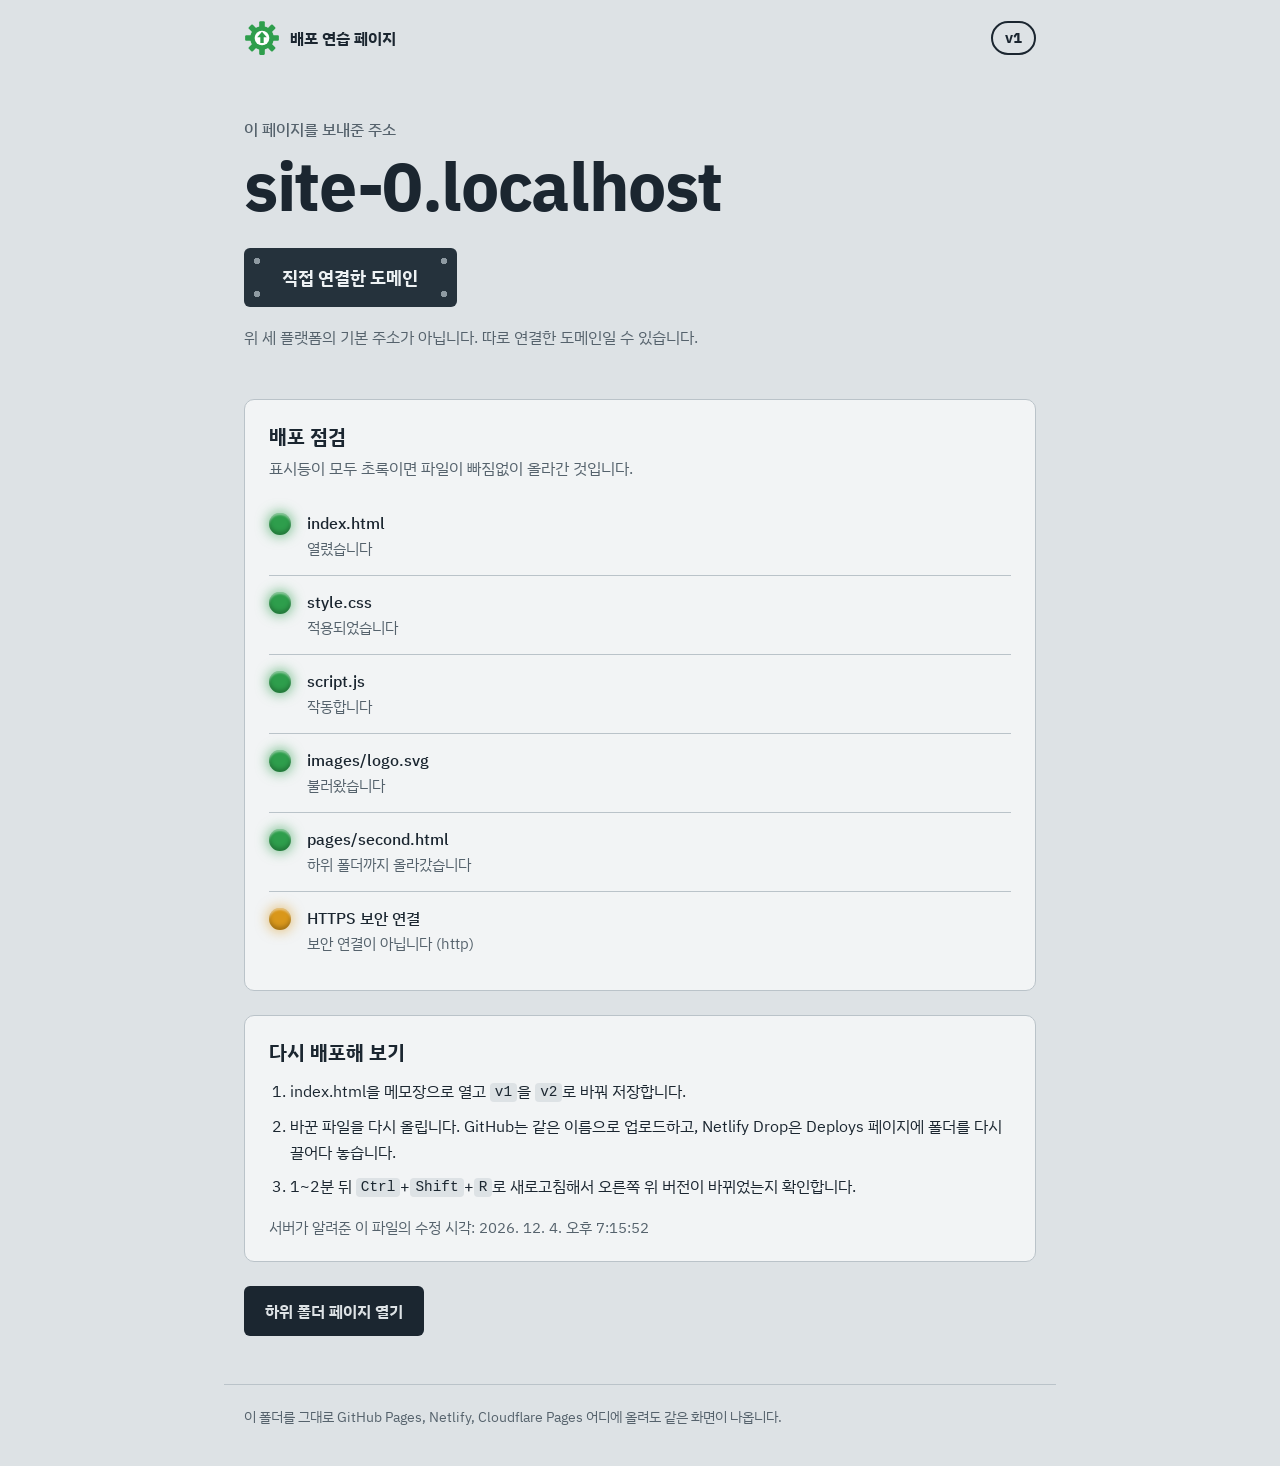
<file: deploy-practice/deploy-practice/index.html>
<!doctype html>
<html lang="ko">
<head>
  <meta charset="utf-8">
  <meta name="viewport" content="width=device-width, initial-scale=1">
  <title>배포 연습 페이지</title>
  <link rel="icon" href="images/logo.svg" type="image/svg+xml">
  <link rel="preconnect" href="https://fonts.googleapis.com">
  <link rel="preconnect" href="https://fonts.gstatic.com" crossorigin>
  <link href="https://fonts.googleapis.com/css2?family=IBM+Plex+Sans+KR:wght@400;500;700&display=swap" rel="stylesheet">
  <link rel="stylesheet" href="style.css">
</head>
<body>

  <header class="wrap top">
    <a class="brand" href="./">
      <img id="logo" src="images/logo.svg" alt="" width="36" height="36">
      배포 연습 페이지
    </a>
    <!-- ▼ 다시 배포 연습: 아래 v1을 v2로 바꿔서 다시 올려 보세요 -->
    <span class="version" title="페이지 버전">v1</span>
  </header>

  <main class="wrap">

    <section class="hero">
      <p class="hero-lead">이 페이지를 보내준 주소</p>
      <h1 class="host" id="host">확인 중…</h1>
      <div class="plate" id="platform">script.js가 작동해야 표시됩니다</div>
      <p class="hero-note" id="hostNote"></p>
    </section>

    <section class="panel" aria-labelledby="checks-title">
      <h2 id="checks-title">배포 점검</h2>
      <p class="section-note">표시등이 모두 초록이면 파일이 빠짐없이 올라간 것입니다.</p>
      <ul class="lamps">
        <li data-check="html">
          <span class="lamp on" aria-hidden="true"></span>
          <div><strong>index.html</strong><span class="state">열렸습니다</span></div>
        </li>
        <li data-check="css">
          <span class="lamp" aria-hidden="true"></span>
          <div><strong>style.css</strong><span class="state">script.js가 작동해야 확인됩니다</span></div>
        </li>
        <li data-check="js">
          <span class="lamp" aria-hidden="true"></span>
          <div><strong>script.js</strong><span class="state">작동하지 않음 — 파일이 빠졌거나 이름이 다릅니다</span></div>
        </li>
        <li data-check="img">
          <span class="lamp" aria-hidden="true"></span>
          <div><strong>images/logo.svg</strong><span class="state">script.js가 작동해야 확인됩니다</span></div>
        </li>
        <li data-check="page">
          <span class="lamp" aria-hidden="true"></span>
          <div><strong>pages/second.html</strong><span class="state">script.js가 작동해야 확인됩니다</span></div>
        </li>
        <li data-check="https">
          <span class="lamp" aria-hidden="true"></span>
          <div><strong>HTTPS 보안 연결</strong><span class="state">script.js가 작동해야 확인됩니다</span></div>
        </li>
      </ul>
    </section>

    <section class="panel" aria-labelledby="redeploy-title">
      <h2 id="redeploy-title">다시 배포해 보기</h2>
      <ol class="steps">
        <li>index.html을 메모장으로 열고 <code>v1</code>을 <code>v2</code>로 바꿔 저장합니다.</li>
        <li>바꾼 파일을 다시 올립니다. GitHub는 같은 이름으로 업로드하고, Netlify Drop은 Deploys 페이지에 폴더를 다시 끌어다 놓습니다.</li>
        <li>1~2분 뒤 <code>Ctrl</code>+<code>Shift</code>+<code>R</code>로 새로고침해서 오른쪽 위 버전이 바뀌었는지 확인합니다.</li>
      </ol>
      <p class="small">서버가 알려준 이 파일의 수정 시각: <time id="modified">—</time></p>
    </section>

    <p class="next"><a class="button" href="pages/second.html">하위 폴더 페이지 열기</a></p>

  </main>

  <footer class="wrap">
    이 폴더를 그대로 GitHub Pages, Netlify, Cloudflare Pages 어디에 올려도 같은 화면이 나옵니다.
  </footer>

  <script src="script.js"></script>
</body>
</html>
</file>
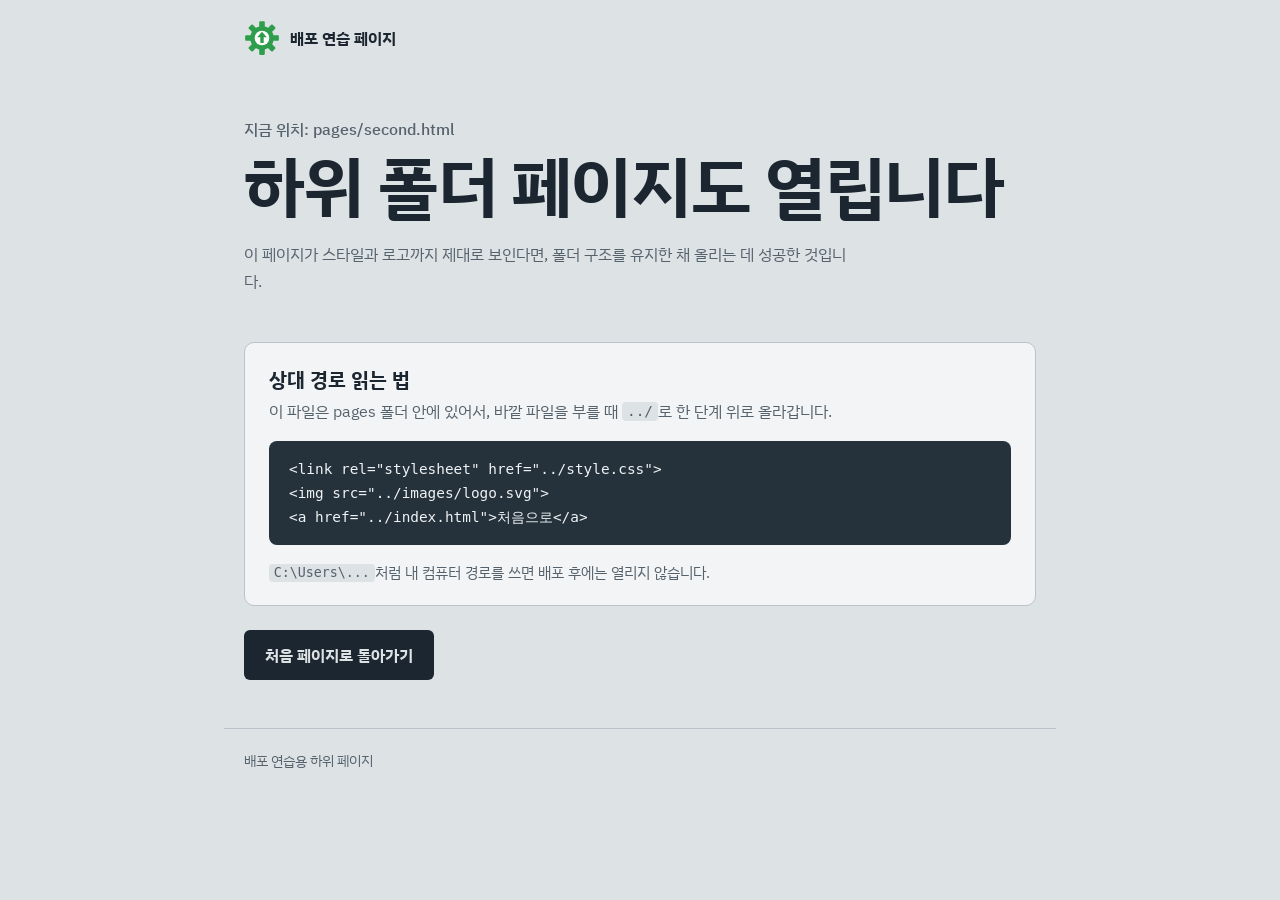
<file: deploy-practice/deploy-practice/pages/second.html>
<!doctype html>
<html lang="ko">
<head>
  <meta charset="utf-8">
  <meta name="viewport" content="width=device-width, initial-scale=1">
  <title>하위 폴더 페이지 - 배포 연습</title>
  <link rel="icon" href="../images/logo.svg" type="image/svg+xml">
  <link rel="preconnect" href="https://fonts.googleapis.com">
  <link rel="preconnect" href="https://fonts.gstatic.com" crossorigin>
  <link href="https://fonts.googleapis.com/css2?family=IBM+Plex+Sans+KR:wght@400;500;700&display=swap" rel="stylesheet">
  <link rel="stylesheet" href="../style.css">
</head>
<body>

  <header class="wrap top">
    <a class="brand" href="../index.html">
      <img src="../images/logo.svg" alt="" width="36" height="36">
      배포 연습 페이지
    </a>
  </header>

  <main class="wrap">
    <section class="hero">
      <p class="hero-lead">지금 위치: pages/second.html</p>
      <h1 class="host">하위 폴더 페이지도 열립니다</h1>
      <p class="hero-note">이 페이지가 스타일과 로고까지 제대로 보인다면, 폴더 구조를 유지한 채 올리는 데 성공한 것입니다.</p>
    </section>

    <section class="panel" aria-labelledby="path-title">
      <h2 id="path-title">상대 경로 읽는 법</h2>
      <p class="section-note">이 파일은 pages 폴더 안에 있어서, 바깥 파일을 부를 때 <code>../</code>로 한 단계 위로 올라갑니다.</p>
<pre><code>&lt;link rel="stylesheet" href="../style.css"&gt;
&lt;img src="../images/logo.svg"&gt;
&lt;a href="../index.html"&gt;처음으로&lt;/a&gt;</code></pre>
      <p class="small"><code>C:\Users\...</code>처럼 내 컴퓨터 경로를 쓰면 배포 후에는 열리지 않습니다.</p>
    </section>

    <p class="next"><a class="button" href="../index.html">처음 페이지로 돌아가기</a></p>
  </main>

  <footer class="wrap">
    배포 연습용 하위 페이지
  </footer>
</body>
</html>
</file>
<file: deploy-practice/deploy-practice/style.css>
/* 배포 연습 페이지 공통 스타일 */
:root {
  --panel: #DDE2E5;
  --surface: #F2F4F5;
  --ink: #1B2630;
  --muted: #55626C;
  --line: #BAC3C9;
  --on: #2E9E4C;
  --warn: #D9971A;
  --bad: #CF4436;
  --off: #9AA5AC;
  --plate: #25323C;
  --plate-ink: #EEF2F4;
  --rivet: #8E9AA2;
  --css-check: ok; /* script.js가 이 값을 읽어 CSS가 올라왔는지 확인합니다 */
  color-scheme: light;
}

@media (prefers-color-scheme: dark) {
  :root {
    --panel: #141A1F;
    --surface: #1D252C;
    --ink: #E3E8EB;
    --muted: #98A5AE;
    --line: #34414B;
    --off: #4E5A63;
    --plate: #0D1216;
    --plate-ink: #E3E8EB;
    --rivet: #5A6670;
    color-scheme: dark;
  }
}

* { box-sizing: border-box; }
html { -webkit-text-size-adjust: 100%; }

body {
  margin: 0;
  background: var(--panel);
  color: var(--ink);
  font-family: "IBM Plex Sans KR", "Apple SD Gothic Neo", "Malgun Gothic", system-ui, sans-serif;
  font-size: 1rem;
  line-height: 1.65;
}

img { max-width: 100%; height: auto; }
a { color: inherit; text-underline-offset: 3px; }
:focus-visible { outline: 3px solid var(--warn); outline-offset: 3px; border-radius: 4px; }

.wrap { max-width: 52rem; margin: 0 auto; padding: 0 1.25rem; }

/* 머리말 */
.top {
  display: flex;
  align-items: center;
  justify-content: space-between;
  gap: 1rem;
  padding-block: 1.25rem;
}
.brand { display: flex; align-items: center; gap: .6rem; font-weight: 700; text-decoration: none; }
.version {
  font-weight: 700;
  font-size: .95rem;
  padding: .15rem .75rem;
  border: 2px solid var(--ink);
  border-radius: 999px;
}

/* 첫 화면 */
.hero { padding-block: 2.5rem 3rem; }
.hero-lead { margin: 0 0 .4rem; color: var(--muted); font-weight: 500; }
.host {
  margin: 0;
  font-size: clamp(2rem, 7.5vw, 4.25rem);
  line-height: 1.1;
  font-weight: 700;
  letter-spacing: -.02em;
  overflow-wrap: anywhere;
}
.hero-note { margin: 1.1rem 0 0; color: var(--muted); max-width: 38rem; }

/* 리벳 박힌 명판 */
.plate {
  display: inline-block;
  margin-top: 1.5rem;
  padding: .9rem 2.4rem;
  background-color: var(--plate);
  background-image:
    radial-gradient(circle at 13px 13px, var(--rivet) 3px, transparent 3.5px),
    radial-gradient(circle at calc(100% - 13px) 13px, var(--rivet) 3px, transparent 3.5px),
    radial-gradient(circle at 13px calc(100% - 13px), var(--rivet) 3px, transparent 3.5px),
    radial-gradient(circle at calc(100% - 13px) calc(100% - 13px), var(--rivet) 3px, transparent 3.5px);
  color: var(--plate-ink);
  font-weight: 700;
  font-size: 1.15rem;
  border-radius: 6px;
}

/* 점검 패널 */
.panel {
  background: var(--surface);
  border: 1px solid var(--line);
  border-radius: 10px;
  padding: 1.5rem 1.5rem 1.25rem;
  margin-bottom: 1.5rem;
}
h2 { font-size: 1.25rem; line-height: 1.3; margin: 0 0 .3rem; }
.section-note { margin: 0 0 1rem; color: var(--muted); }

.lamps { list-style: none; margin: 0; padding: 0; }
.lamps li {
  display: flex;
  gap: 1rem;
  align-items: flex-start;
  padding: .85rem 0;
  border-top: 1px solid var(--line);
}
.lamps li:first-child { border-top: 0; }
.lamps strong { display: block; font-weight: 500; }
.state { display: block; color: var(--muted); font-size: .925rem; }

/* 표시등 */
.lamp {
  flex: none;
  width: 1.4rem;
  height: 1.4rem;
  margin-top: .15rem;
  border-radius: 50%;
  background: var(--off);
  box-shadow: inset 0 -3px 4px rgba(0,0,0,.3), inset 0 2px 2px rgba(255,255,255,.3);
  transition: background-color .25s, box-shadow .25s;
}
.lamp.on {
  background: var(--on);
  box-shadow: inset 0 -3px 4px rgba(0,0,0,.25), inset 0 2px 2px rgba(255,255,255,.45),
              0 0 12px 2px color-mix(in srgb, var(--on) 55%, transparent);
}
.lamp.warn {
  background: var(--warn);
  box-shadow: inset 0 -3px 4px rgba(0,0,0,.25), inset 0 2px 2px rgba(255,255,255,.45),
              0 0 12px 2px color-mix(in srgb, var(--warn) 50%, transparent);
}
.lamp.bad {
  background: var(--bad);
  box-shadow: inset 0 -3px 4px rgba(0,0,0,.25), inset 0 2px 2px rgba(255,255,255,.45),
              0 0 12px 2px color-mix(in srgb, var(--bad) 50%, transparent);
}

/* 다시 배포 */
.steps { margin: .75rem 0 1rem; padding-left: 1.3rem; }
.steps li { margin-bottom: .45rem; }
code {
  font-family: ui-monospace, Consolas, monospace;
  font-size: .9em;
  background: var(--panel);
  padding: .1em .35em;
  border-radius: 4px;
}
pre {
  background: var(--plate);
  color: var(--plate-ink);
  padding: 1rem 1.25rem;
  border-radius: 8px;
  overflow-x: auto;
  line-height: 1.5;
}
pre code { background: none; padding: 0; }
.small { margin: 0; color: var(--muted); font-size: .925rem; }

/* 이동 버튼 */
.next { margin: 0 0 3rem; }
.button {
  display: inline-block;
  font-weight: 700;
  padding: .75rem 1.3rem;
  background: var(--ink);
  color: var(--panel);
  border-radius: 6px;
  text-decoration: none;
}
.button:hover { opacity: .88; }

footer.wrap {
  border-top: 1px solid var(--line);
  padding-block: 1.25rem 2.5rem;
  color: var(--muted);
  font-size: .875rem;
}

@media (max-width: 480px) {
  .panel { padding: 1.25rem 1rem 1rem; }
  .plate { padding: .8rem 2rem; font-size: 1.05rem; }
}

@media (prefers-reduced-motion: reduce) {
  .lamp { transition: none; }
}
</file>
